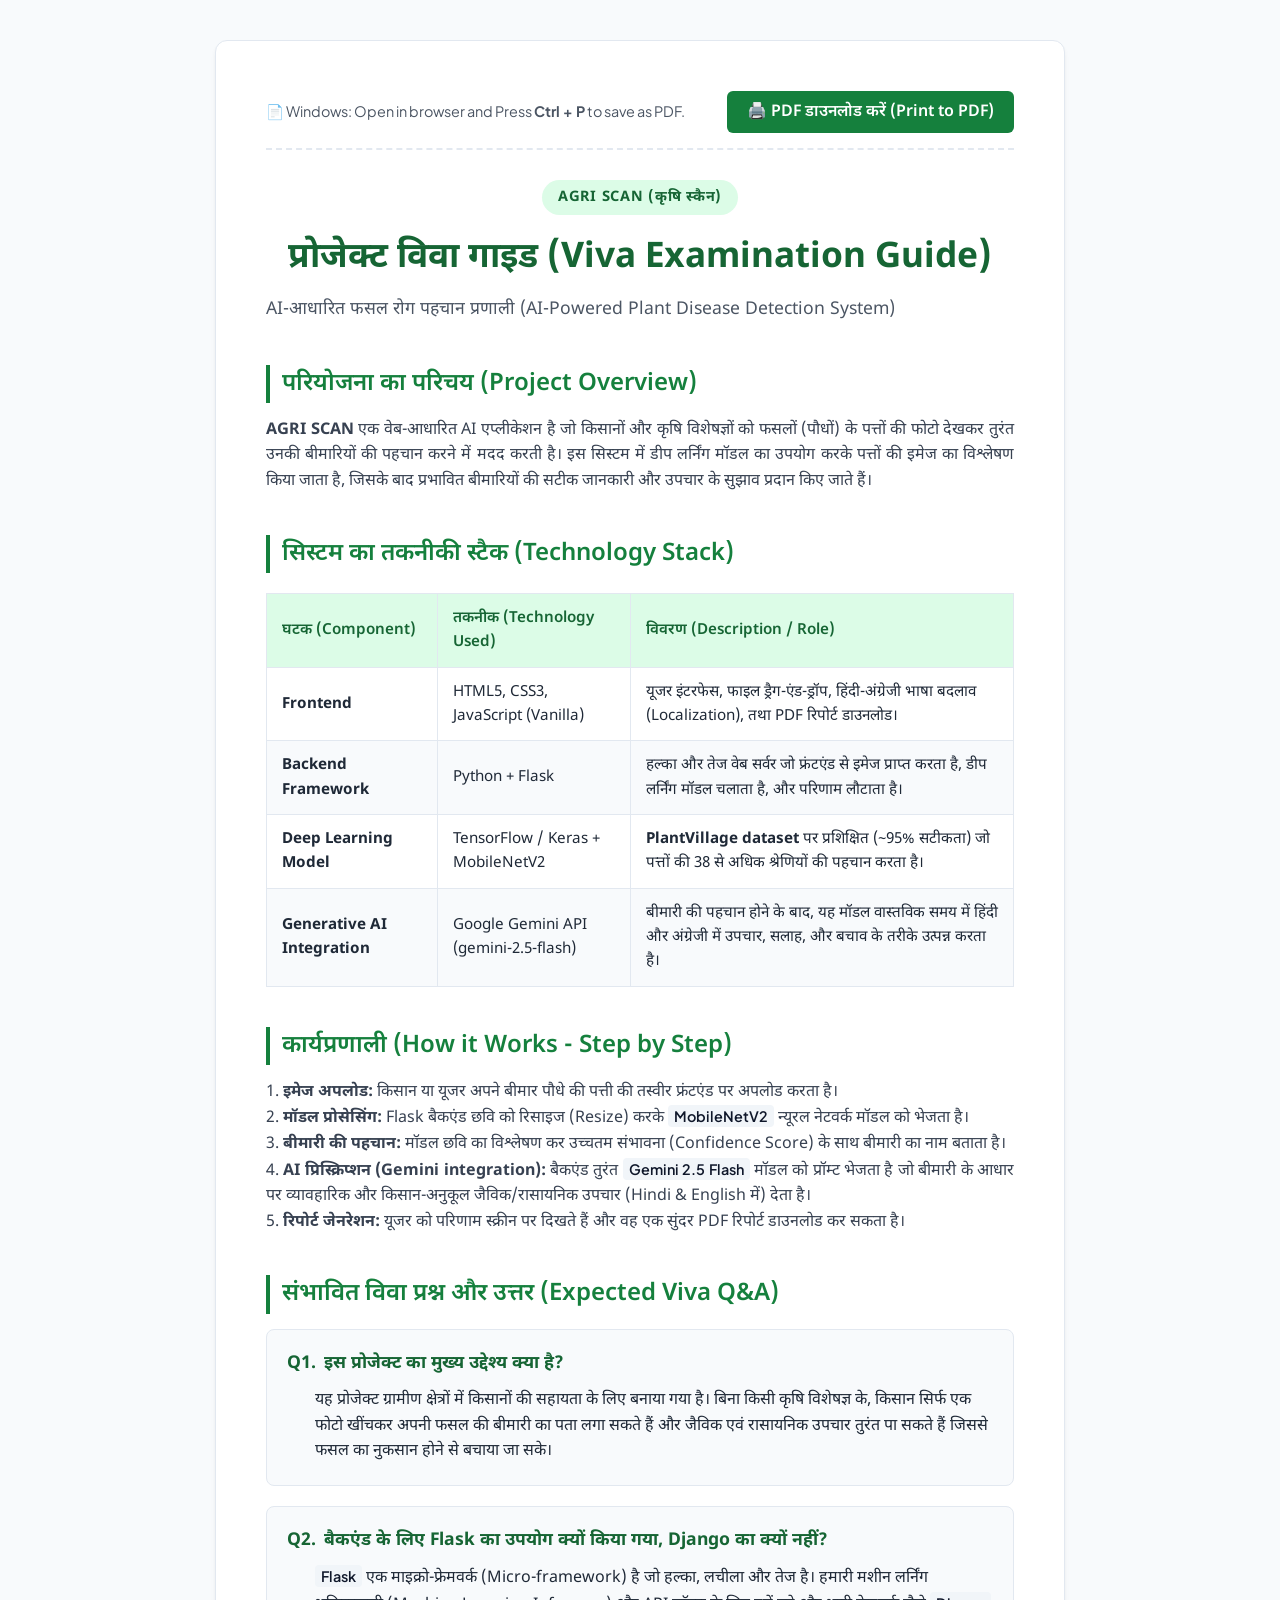
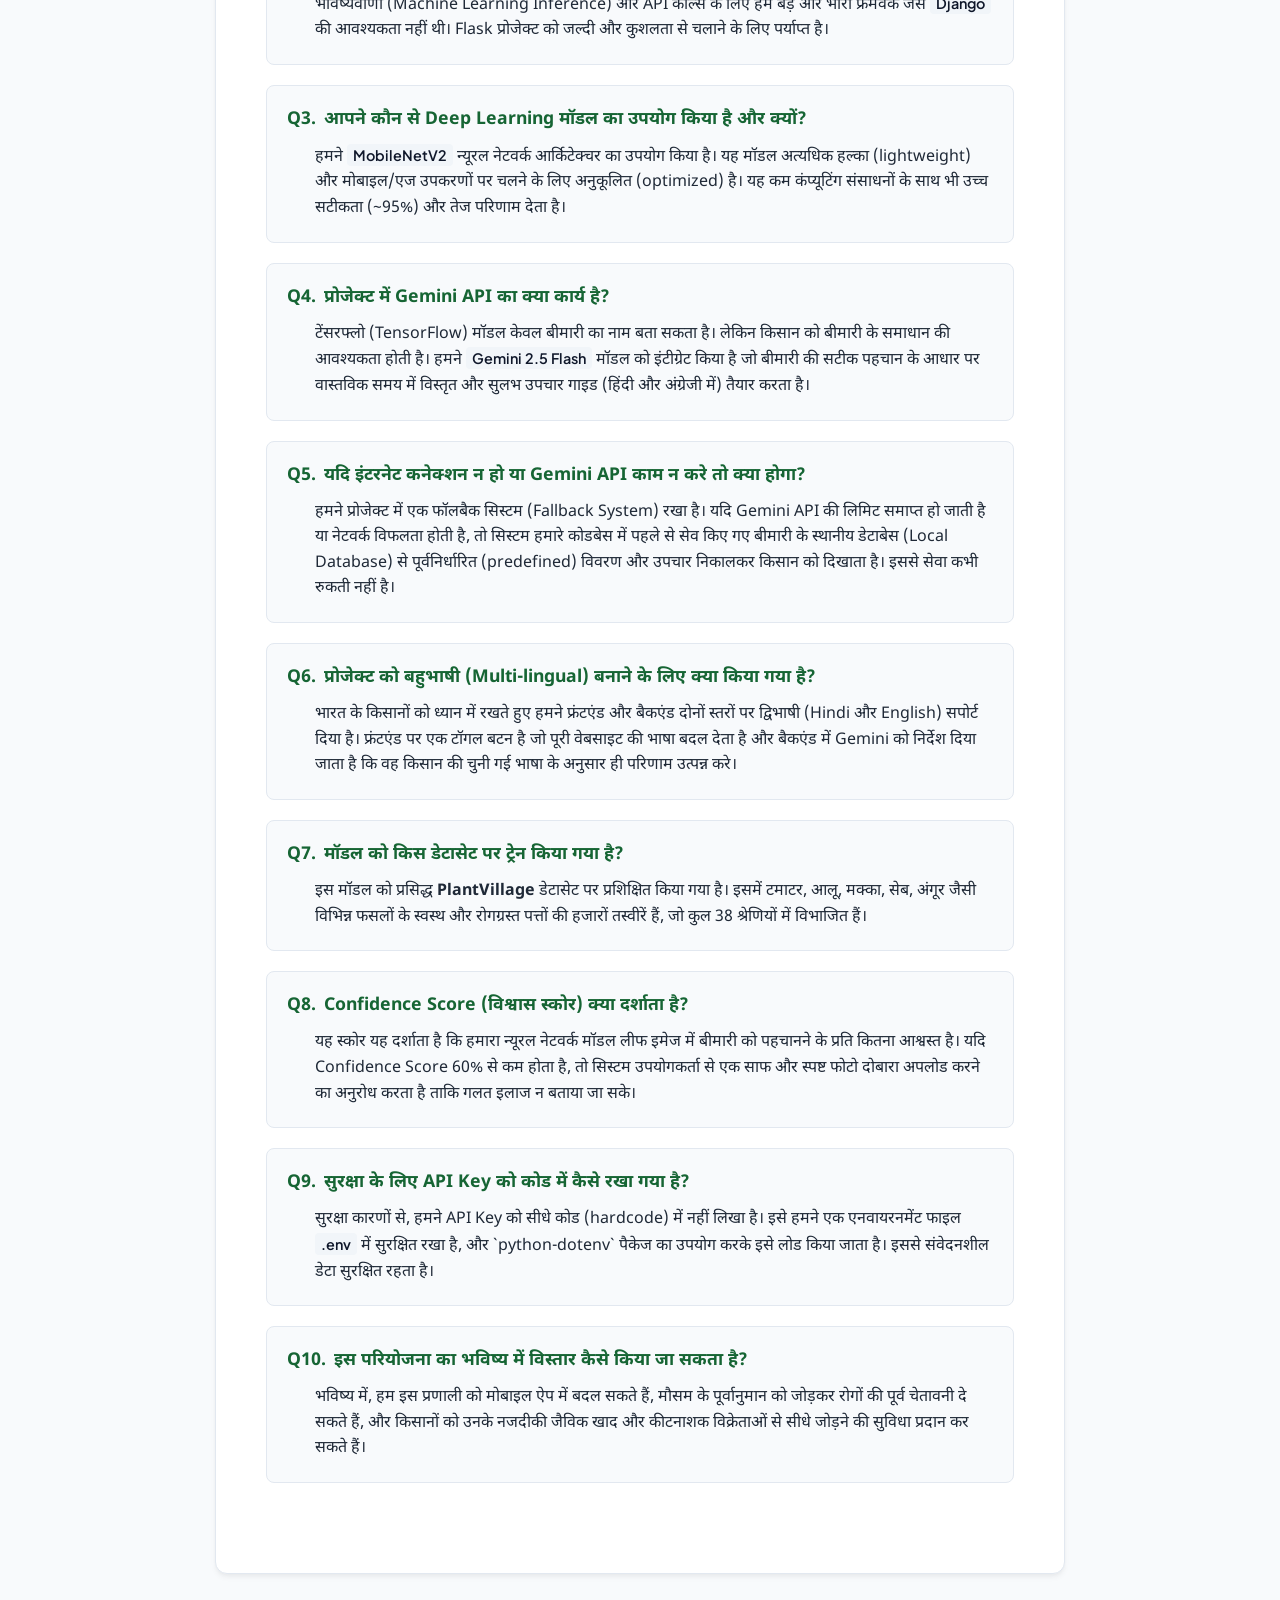
<file: viva_guide.html>
<!DOCTYPE html>
<html lang="hi">
<head>
  <meta charset="UTF-8">
  <meta name="viewport" content="width=device-width, initial-scale=1.0">
  <title>AGRI SCAN - प्रोजेक्ट विवा गाइड (Class Viva Guide)</title>
  
  <!-- Google Fonts for premium Devanagari typography -->
  <link href="https://fonts.googleapis.com/css2?family=Noto+Sans+Devanagari:wght@400;500;600;700&family=Plus+Jakarta+Sans:wght@400;500;600;700;800&display=swap" rel="stylesheet">
  
  <style>
    :root {
      --primary: #15803d;
      --primary-dark: #166534;
      --primary-light: #dcfce7;
      --text-dark: #1f2937;
      --text-muted: #4b5563;
      --bg-light: #f8fafc;
      --border-color: #e2e8f0;
      --font-hindi: 'Noto Sans Devanagari', sans-serif;
      --font-english: 'Plus Jakarta Sans', sans-serif;
    }

    * {
      box-sizing: border-box;
      margin: 0;
      padding: 0;
    }

    body {
      font-family: var(--font-hindi);
      color: var(--text-dark);
      background-color: var(--bg-light);
      line-height: 1.6;
      padding: 40px 20px;
    }

    .container {
      max-width: 850px;
      margin: 0 auto;
      background: #ffffff;
      padding: 50px;
      border-radius: 12px;
      box-shadow: 0 4px 6px -1px rgba(0, 0, 0, 0.05), 0 2px 4px -1px rgba(0, 0, 0, 0.03);
      border: 1px solid var(--border-color);
    }

    /* Print & Action Bar */
    .action-bar {
      display: flex;
      justify-content: space-between;
      align-items: center;
      margin-bottom: 30px;
      padding-bottom: 15px;
      border-bottom: 2px dashed var(--border-color);
    }

    .action-info {
      font-family: var(--font-english);
      font-size: 0.9rem;
      color: var(--text-muted);
    }

    .print-btn {
      background-color: var(--primary);
      color: white;
      border: none;
      padding: 10px 20px;
      border-radius: 6px;
      font-family: var(--font-hindi);
      font-weight: 600;
      font-size: 1rem;
      cursor: pointer;
      display: inline-flex;
      align-items: center;
      gap: 8px;
      transition: background-color 0.2s;
    }

    .print-btn:hover {
      background-color: var(--primary-dark);
    }

    /* Header Styling */
    header {
      text-align: center;
      margin-bottom: 40px;
    }

    .project-badge {
      display: inline-block;
      background: var(--primary-light);
      color: var(--primary-dark);
      padding: 6px 16px;
      border-radius: 9999px;
      font-weight: 700;
      font-size: 0.9rem;
      margin-bottom: 15px;
      text-transform: uppercase;
      letter-spacing: 0.05em;
    }

    h1 {
      font-size: 2.2rem;
      color: var(--primary-dark);
      font-weight: 700;
      margin-bottom: 10px;
    }

    .subtitle {
      font-size: 1.1rem;
      color: var(--text-muted);
    }

    /* Section Styling */
    section {
      margin-bottom: 40px;
    }

    h2 {
      color: var(--primary);
      font-size: 1.5rem;
      margin-bottom: 15px;
      border-left: 4px solid var(--primary);
      padding-left: 12px;
      font-weight: 600;
    }

    p {
      margin-bottom: 15px;
      text-align: justify;
      color: #374151;
    }

    /* Tech Stack Table */
    table {
      width: 100%;
      border-collapse: collapse;
      margin: 20px 0;
      font-size: 0.95rem;
    }

    th, td {
      border: 1px solid var(--border-color);
      padding: 12px 15px;
      text-align: left;
    }

    th {
      background-color: var(--primary-light);
      color: var(--primary-dark);
      font-weight: 600;
    }

    tr:nth-child(even) {
      background-color: #f8fafc;
    }

    /* QA Cards */
    .qa-card {
      background: #f8fafc;
      border: 1px solid var(--border-color);
      border-radius: 8px;
      padding: 20px;
      margin-bottom: 20px;
      page-break-inside: avoid;
    }

    .question {
      font-weight: 700;
      color: var(--primary-dark);
      margin-bottom: 10px;
      font-size: 1.1rem;
      display: flex;
      gap: 8px;
    }

    .answer {
      color: var(--text-dark);
      padding-left: 28px;
    }

    .tech-term {
      font-family: var(--font-english);
      font-weight: 600;
      background: #f1f5f9;
      padding: 2px 6px;
      border-radius: 4px;
      font-size: 0.9em;
      color: #0f172a;
    }

    /* Print Specific styles */
    @media print {
      body {
        background-color: #ffffff;
        padding: 0;
      }

      .container {
        box-shadow: none;
        border: none;
        padding: 0;
        max-width: 100%;
      }

      .action-bar {
        display: none;
      }

      .qa-card {
        background: transparent;
        border: 1px solid #cbd5e1;
      }

      h1 {
        color: black !important;
      }

      h2 {
        color: black !important;
        border-left-color: black !important;
      }

      .question {
        color: black !important;
      }
    }
  </style>
</head>
<body>

  <div class="container">
    
    <!-- TOP BAR (Hides when printed) -->
    <div class="action-bar">
      <div class="action-info">
        📄 Windows: Open in browser and Press <strong>Ctrl + P</strong> to save as PDF.
      </div>
      <button class="print-btn" onclick="window.print()">
        🖨️ PDF डाउनलोड करें (Print to PDF)
      </button>
    </div>

    <!-- HEADER -->
    <header>
      <div class="project-badge">AGRI SCAN (कृषि स्कैन)</div>
      <h1>प्रोजेक्ट विवा गाइड (Viva Examination Guide)</h1>
      <p class="subtitle">AI-आधारित फसल रोग पहचान प्रणाली (AI-Powered Plant Disease Detection System)</p>
    </header>

    <!-- PROJECT OVERVIEW -->
    <section>
      <h2>परियोजना का परिचय (Project Overview)</h2>
      <p>
        <strong>AGRI SCAN</strong> एक वेब-आधारित AI एप्लीकेशन है जो किसानों और कृषि विशेषज्ञों को फसलों (पौधों) के पत्तों की फोटो देखकर तुरंत उनकी बीमारियों की पहचान करने में मदद करती है। इस सिस्टम में डीप लर्निंग मॉडल का उपयोग करके पत्तों की इमेज का विश्लेषण किया जाता है, जिसके बाद प्रभावित बीमारियों की सटीक जानकारी और उपचार के सुझाव प्रदान किए जाते हैं।
      </p>
    </section>

    <!-- SYSTEM ARCHITECTURE -->
    <section>
      <h2>सिस्टम का तकनीकी स्टैक (Technology Stack)</h2>
      <table>
        <thead>
          <tr>
            <th>घटक (Component)</th>
            <th>तकनीक (Technology Used)</th>
            <th>विवरण (Description / Role)</th>
          </tr>
        </thead>
        <tbody>
          <tr>
            <td><strong>Frontend</strong></td>
            <td>HTML5, CSS3, JavaScript (Vanilla)</td>
            <td>यूजर इंटरफेस, फाइल ड्रैग-एंड-ड्रॉप, हिंदी-अंग्रेजी भाषा बदलाव (Localization), तथा PDF रिपोर्ट डाउनलोड।</td>
          </tr>
          <tr>
            <td><strong>Backend Framework</strong></td>
            <td>Python + Flask</td>
            <td>हल्का और तेज वेब सर्वर जो फ्रंटएंड से इमेज प्राप्त करता है, डीप लर्निंग मॉडल चलाता है, और परिणाम लौटाता है।</td>
          </tr>
          <tr>
            <td><strong>Deep Learning Model</strong></td>
            <td>TensorFlow / Keras + MobileNetV2</td>
            <td><strong>PlantVillage dataset</strong> पर प्रशिक्षित (~95% सटीकता) जो पत्तों की 38 से अधिक श्रेणियों की पहचान करता है।</td>
          </tr>
          <tr>
            <td><strong>Generative AI Integration</strong></td>
            <td>Google Gemini API (gemini-2.5-flash)</td>
            <td>बीमारी की पहचान होने के बाद, यह मॉडल वास्तविक समय में हिंदी और अंग्रेजी में उपचार, सलाह, और बचाव के तरीके उत्पन्न करता है।</td>
          </tr>
        </tbody>
      </table>
    </section>

    <!-- CORE WORKFLOW -->
    <section>
      <h2>कार्यप्रणाली (How it Works - Step by Step)</h2>
      <p>
        1. <strong>इमेज अपलोड:</strong> किसान या यूजर अपने बीमार पौधे की पत्ती की तस्वीर फ्रंटएंड पर अपलोड करता है।<br>
        2. <strong>मॉडल प्रोसेसिंग:</strong> Flask बैकएंड छवि को रिसाइज (Resize) करके <span class="tech-term">MobileNetV2</span> न्यूरल नेटवर्क मॉडल को भेजता है।<br>
        3. <strong>बीमारी की पहचान:</strong> मॉडल छवि का विश्लेषण कर उच्चतम संभावना (Confidence Score) के साथ बीमारी का नाम बताता है।<br>
        4. <strong>AI प्रिस्क्रिप्शन (Gemini integration):</strong> बैकएंड तुरंत <span class="tech-term">Gemini 2.5 Flash</span> मॉडल को प्रॉम्ट भेजता है जो बीमारी के आधार पर व्यावहारिक और किसान-अनुकूल जैविक/रासायनिक उपचार (Hindi & English में) देता है।<br>
        5. <strong>रिपोर्ट जेनरेशन:</strong> यूजर को परिणाम स्क्रीन पर दिखते हैं और वह एक सुंदर PDF रिपोर्ट डाउनलोड कर सकता है।
      </p>
    </section>

    <!-- VIVA QUESTIONS -->
    <section>
      <h2>संभावित विवा प्रश्न और उत्तर (Expected Viva Q&A)</h2>

      <!-- Q1 -->
      <div class="qa-card">
        <div class="question">
          <span>Q1.</span>
          <span>इस प्रोजेक्ट का मुख्य उद्देश्य क्या है?</span>
        </div>
        <div class="answer">
          यह प्रोजेक्ट ग्रामीण क्षेत्रों में किसानों की सहायता के लिए बनाया गया है। बिना किसी कृषि विशेषज्ञ के, किसान सिर्फ एक फोटो खींचकर अपनी फसल की बीमारी का पता लगा सकते हैं और जैविक एवं रासायनिक उपचार तुरंत पा सकते हैं जिससे फसल का नुकसान होने से बचाया जा सके।
        </div>
      </div>

      <!-- Q2 -->
      <div class="qa-card">
        <div class="question">
          <span>Q2.</span>
          <span>बैकएंड के लिए Flask का उपयोग क्यों किया गया, Django का क्यों नहीं?</span>
        </div>
        <div class="answer">
          <span class="tech-term">Flask</span> एक माइक्रो-फ्रेमवर्क (Micro-framework) है जो हल्का, लचीला और तेज है। हमारी मशीन लर्निंग भविष्यवाणी (Machine Learning Inference) और API कॉल्स के लिए हमें बड़े और भारी फ्रेमवर्क जैसे <span class="tech-term">Django</span> की आवश्यकता नहीं थी। Flask प्रोजेक्ट को जल्दी और कुशलता से चलाने के लिए पर्याप्त है।
        </div>
      </div>

      <!-- Q3 -->
      <div class="qa-card">
        <div class="question">
          <span>Q3.</span>
          <span>आपने कौन से Deep Learning मॉडल का उपयोग किया है और क्यों?</span>
        </div>
        <div class="answer">
          हमने <span class="tech-term">MobileNetV2</span> न्यूरल नेटवर्क आर्किटेक्चर का उपयोग किया है। यह मॉडल अत्यधिक हल्का (lightweight) और मोबाइल/एज उपकरणों पर चलने के लिए अनुकूलित (optimized) है। यह कम कंप्यूटिंग संसाधनों के साथ भी उच्च सटीकता (~95%) और तेज परिणाम देता है।
        </div>
      </div>

      <!-- Q4 -->
      <div class="qa-card">
        <div class="question">
          <span>Q4.</span>
          <span>प्रोजेक्ट में Gemini API का क्या कार्य है?</span>
        </div>
        <div class="answer">
          टेंसरफ्लो (TensorFlow) मॉडल केवल बीमारी का नाम बता सकता है। लेकिन किसान को बीमारी के समाधान की आवश्यकता होती है। हमने <span class="tech-term">Gemini 2.5 Flash</span> मॉडल को इंटीग्रेट किया है जो बीमारी की सटीक पहचान के आधार पर वास्तविक समय में विस्तृत और सुलभ उपचार गाइड (हिंदी और अंग्रेजी में) तैयार करता है।
        </div>
      </div>

      <!-- Q5 -->
      <div class="qa-card">
        <div class="question">
          <span>Q5.</span>
          <span>यदि इंटरनेट कनेक्शन न हो या Gemini API काम न करे तो क्या होगा?</span>
        </div>
        <div class="answer">
          हमने प्रोजेक्ट में एक फॉलबैक सिस्टम (Fallback System) रखा है। यदि Gemini API की लिमिट समाप्त हो जाती है या नेटवर्क विफलता होती है, तो सिस्टम हमारे कोडबेस में पहले से सेव किए गए बीमारी के स्थानीय डेटाबेस (Local Database) से पूर्वनिर्धारित (predefined) विवरण और उपचार निकालकर किसान को दिखाता है। इससे सेवा कभी रुकती नहीं है।
        </div>
      </div>

      <!-- Q6 -->
      <div class="qa-card">
        <div class="question">
          <span>Q6.</span>
          <span>प्रोजेक्ट को बहुभाषी (Multi-lingual) बनाने के लिए क्या किया गया है?</span>
        </div>
        <div class="answer">
          भारत के किसानों को ध्यान में रखते हुए हमने फ्रंटएंड और बैकएंड दोनों स्तरों पर द्विभाषी (Hindi और English) सपोर्ट दिया है। फ्रंटएंड पर एक टॉगल बटन है जो पूरी वेबसाइट की भाषा बदल देता है और बैकएंड में Gemini को निर्देश दिया जाता है कि वह किसान की चुनी गई भाषा के अनुसार ही परिणाम उत्पन्न करे।
        </div>
      </div>

      <!-- Q7 -->
      <div class="qa-card">
        <div class="question">
          <span>Q7.</span>
          <span>मॉडल को किस डेटासेट पर ट्रेन किया गया है?</span>
        </div>
        <div class="answer">
          इस मॉडल को प्रसिद्ध <strong>PlantVillage</strong> डेटासेट पर प्रशिक्षित किया गया है। इसमें टमाटर, आलू, मक्का, सेब, अंगूर जैसी विभिन्न फसलों के स्वस्थ और रोगग्रस्त पत्तों की हजारों तस्वीरें हैं, जो कुल 38 श्रेणियों में विभाजित हैं।
        </div>
      </div>

      <!-- Q8 -->
      <div class="qa-card">
        <div class="question">
          <span>Q8.</span>
          <span>Confidence Score (विश्वास स्कोर) क्या दर्शाता है?</span>
        </div>
        <div class="answer">
          यह स्कोर यह दर्शाता है कि हमारा न्यूरल नेटवर्क मॉडल लीफ इमेज में बीमारी को पहचानने के प्रति कितना आश्वस्त है। यदि Confidence Score 60% से कम होता है, तो सिस्टम उपयोगकर्ता से एक साफ और स्पष्ट फोटो दोबारा अपलोड करने का अनुरोध करता है ताकि गलत इलाज न बताया जा सके।
        </div>
      </div>

      <!-- Q9 -->
      <div class="qa-card">
        <div class="question">
          <span>Q9.</span>
          <span>सुरक्षा के लिए API Key को कोड में कैसे रखा गया है?</span>
        </div>
        <div class="answer">
          सुरक्षा कारणों से, हमने API Key को सीधे कोड (hardcode) में नहीं लिखा है। इसे हमने एक एनवायरनमेंट फाइल <span class="tech-term">.env</span> में सुरक्षित रखा है, और `python-dotenv` पैकेज का उपयोग करके इसे लोड किया जाता है। इससे संवेदनशील डेटा सुरक्षित रहता है।
        </div>
      </div>

      <!-- Q10 -->
      <div class="qa-card">
        <div class="question">
          <span>Q10.</span>
          <span>इस परियोजना का भविष्य में विस्तार कैसे किया जा सकता है?</span>
        </div>
        <div class="answer">
          भविष्य में, हम इस प्रणाली को मोबाइल ऐप में बदल सकते हैं, मौसम के पूर्वानुमान को जोड़कर रोगों की पूर्व चेतावनी दे सकते हैं, और किसानों को उनके नजदीकी जैविक खाद और कीटनाशक विक्रेताओं से सीधे जोड़ने की सुविधा प्रदान कर सकते हैं।
        </div>
      </div>

    </section>

  </div>

</body>
</html>
</file>
